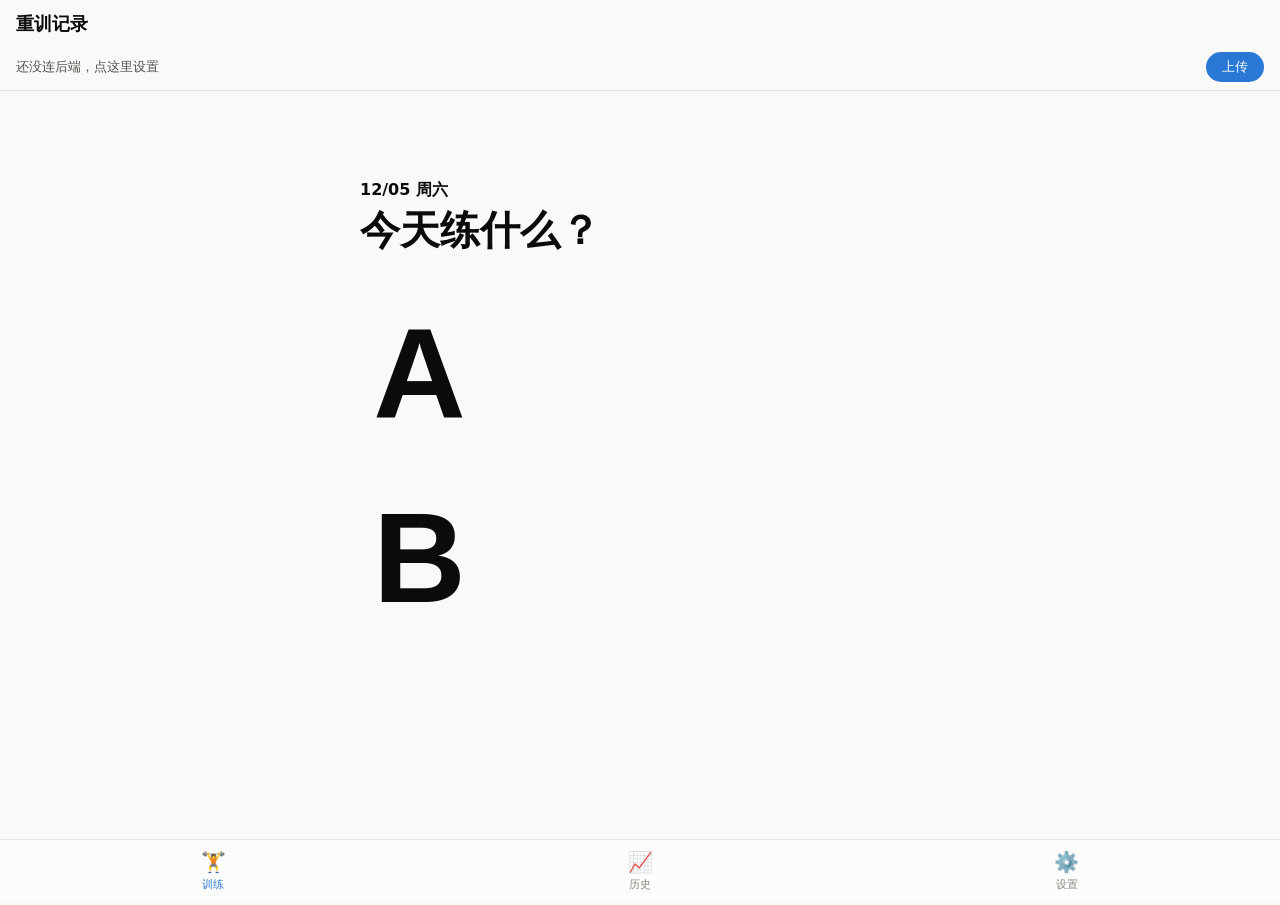
<file: index.html>
<!DOCTYPE html>
<html lang="zh-CN">
<head>
<meta charset="UTF-8">
<meta name="viewport" content="width=device-width, initial-scale=1, viewport-fit=cover">
<title>重训记录</title>
<meta name="theme-color" content="#1c5cab">
<meta name="mobile-web-app-capable" content="yes">
<meta name="apple-mobile-web-app-capable" content="yes">
<meta name="apple-mobile-web-app-status-bar-style" content="black-translucent">
<meta name="apple-mobile-web-app-title" content="重训记录">
<link rel="apple-touch-icon" href="icons/icon-180.png">
<link rel="manifest" href="manifest.json">
<link rel="stylesheet" href="style.css?v=15">
</head>
<body>

<div class="sticky-top">
  <header class="page-header">
    <h1 id="page-title">重训记录</h1>
  </header>
  <div class="save-bar" id="save-bar">
    <span id="save-status"></span>
    <button id="save-btn">上传</button>
  </div>
</div>

<div id="app-loading" class="app-loading">加载中…</div>

<main id="app-root" style="display:none;">

  <!-- 重训页 -->
  <section class="view" data-view="strength">
    <div class="split-switch" id="split-switch">
      <button data-split="A">A 训练计划</button>
      <button data-split="B">B 训练计划</button>
    </div>

    <!-- 训练模式：一屏只有当前这一组 -->
    <div id="strength-session">
      <div id="session-head"></div>
      <div class="progress-bar" id="session-progress"></div>
      <div id="session-body"></div>
    </div>

    <!-- 表单模式：补记和改错 -->
    <div id="strength-form" style="display:none;">
      <div class="hero-card">
        <div class="hero-label" id="s-hero-label">今日训练容量</div>
        <div class="hero-value" id="s-hero-value">0<span class="unit">kg·次</span></div>
        <div class="hero-sub">
          <span>动作 <b id="s-hero-moves">0</b></span>
          <span>组数 <b id="s-hero-sets">0</b></span>
          <span>总次数 <b id="s-hero-reps">0</b></span>
        </div>
      </div>
      <div id="exercise-cards"></div>
      <button class="pill wide primary" id="confirm-edit-btn" style="display:none;">确认修改</button>
      <button class="pill wide danger" id="delete-history-day-btn" style="display:none;">删除这一天的记录</button>
      <button class="pill wide" id="back-to-session-btn" style="display:none;">返回训练模式</button>
    </div>
  </section>

  <!-- 历史页 -->
  <section class="view" data-view="history">
    <div id="strength-history"></div>
  </section>

  <!-- 设置页 -->
  <section class="view" data-view="settings">
    <div class="settings-section">
      <h2>数据管理</h2>
      <button class="settings-btn" id="export-btn">导出备份（JSON）</button>
      <label class="settings-btn" style="display:block;text-align:center;cursor:pointer;">
        导入备份（JSON）
        <input type="file" id="import-input" accept="application/json" style="display:none;">
      </label>
      <button class="settings-btn danger" id="clear-btn">清空全部数据</button>
      <p class="settings-note">记录会先存在这台设备的浏览器本地，离线也能照常记录，长期不上传也不会丢（但清除浏览器数据会把本机记录一起清掉，长期离线期间千万别清）。点顶部的「上传」会把本机数据推送到 Google Sheet 云端，作为备份、也让其他设备能看到最新记录——攒多少天再传都可以。</p>
    </div>

    <div class="settings-section">
      <h2>训练项目</h2>
      <button class="settings-btn" id="open-catalog-btn">编辑训练项目（动作库）</button>
      <p class="settings-note">A/B 两套计划里各练什么、每个动作的重量/加减幅度/热身与正式组数，都在这里设置。</p>
    </div>

    <div class="settings-section">
      <h2>训练记录管理</h2>
      <button class="settings-btn" id="restart-plan-btn">重新选择今日计划</button>
      <p class="settings-note">今天已经记录的组不会动，只是重新弹一次 A/B 选择——用于今天想再练一轮的情况，选完新计划会接着练还没做完的部分。</p>
      <button class="settings-btn danger" id="restart-wipe-btn">清空今天的记录，重新开始</button>
      <p class="settings-note">今天记录的所有组都会被清空，回到「今天练什么」的选择页——用于记错了/误记了空记录，想整个重来。</p>
    </div>

    <div class="settings-section">
      <h2>后端连接</h2>
      <button class="settings-btn" id="reset-api-btn">重新设置后端地址/密码</button>
      <p class="settings-note">首次在新设备/新浏览器打开时会自动问一次后端地址和密码；如果输错了或者以后换了新的 Apps Script 部署，点这个按钮重新输入。</p>
    </div>

    <div class="settings-section">
      <h2>版本</h2>
      <button class="settings-btn" id="force-update-btn">强制更新到最新版</button>
      <p class="settings-note">这个 app 缓存在手机上，代码更新后有时要过一会儿才生效。感觉功能不对/改了没反应时，点这个按钮强制拉最新版，本机记录和后端设置都不会丢。</p>
    </div>
  </section>

</main>

<!-- 训练项目编辑页：点身体部位找动作，拖进 A / B 计划的空位里，
     位置就是训练顺序。 -->
<div id="catalog-page" class="detail-overlay" style="display:none;">
  <div class="detail-header">
    <button id="catalog-back" aria-label="返回">‹</button>
    <h2>训练项目</h2>
  </div>
  <div class="detail-body">
    <div class="builder-split-toggle" id="builder-split-toggle">
      <button class="pill split-toggle-btn active" data-split="A">A 计划</button>
      <button class="pill split-toggle-btn" data-split="B">B 计划</button>
    </div>

    <div class="muscle-picker" id="builder-picker">
      <div class="mp-figures">
        <svg id="bp-front" aria-label="正面选择"></svg>
        <svg id="bp-back" aria-label="背面选择"></svg>
      </div>
      <div class="mp-status" id="bp-status"></div>
    </div>

    <div class="builder-candidates" id="builder-candidates"></div>

    <div class="settings-note" id="builder-slots-label"></div>
    <div class="builder-slots" id="builder-slots"></div>

    <p class="settings-note">拖动作卡片到空位＝加进这套计划，位置就是训练时的先后顺序。点已经排好的卡片能改重量/组数/删除。</p>
  </div>
</div>

<!-- 提前结束训练的确认弹窗（在手机界面内，不用浏览器原生 confirm） -->
<div id="finish-confirm" class="rest-overlay" style="display:none;">
  <div class="finish-confirm-text" id="finish-confirm-text"></div>
  <button class="pill wide primary" id="finish-confirm-yes">确认结束</button>
  <button class="pill wide" id="finish-confirm-no">继续训练</button>
</div>

<!-- 清空今天记录的二次确认弹窗，跟「提前结束训练」同一套样式 -->
<div id="restart-confirm" class="rest-overlay" style="display:none;">
  <div class="finish-confirm-text">今天已经记录的组会被全部清空，且无法恢复，确定重新开始吗？</div>
  <button class="pill wide primary" id="restart-confirm-yes">确认清空</button>
  <button class="pill wide" id="restart-confirm-no">再想想</button>
</div>

<!-- 单个动作的详情设置页，从训练项目列表点进来 -->
<div id="exercise-detail" class="detail-overlay" style="display:none;">
  <div class="detail-header">
    <button id="detail-back" aria-label="返回">‹</button>
    <h2 id="detail-title"></h2>
  </div>
  <div id="detail-body" class="detail-body"></div>
</div>

<div class="toast" id="toast"></div>

<nav class="tab-bar">
  <button data-tab="strength" class="active"><span class="tab-icon">🏋️</span>训练</button>
  <button data-tab="history"><span class="tab-icon">📈</span>历史</button>
  <button data-tab="settings"><span class="tab-icon">⚙️</span>设置</button>
</nav>

<script src="app.js?v=15"></script>
<script src="muscle-data.js?v=15"></script>
<script src="strength.js?v=15"></script>
<script src="session.js?v=15"></script>
<script src="settings.js?v=15"></script>
</body>
</html>
</file>
<file: style.css>
:root {
  --surface-1: #fcfcfb;
  --page: #f9f9f7;
  --text-primary: #0b0b0b;
  --text-secondary: #52514e;
  --text-muted: #898781;
  --gridline: #e1e0d9;
  --baseline: #c3c2b7;
  --border: rgba(11, 11, 11, 0.10);

  --series-blue: #2a78d6;
  --series-blue-wash: rgba(42, 120, 214, 0.10);
  --series-red: #e34948;
  --series-red-wash: rgba(227, 73, 72, 0.10);
  --series-aqua: #1baf7a;
  --series-aqua-wash: rgba(27, 175, 122, 0.10);
  --series-yellow: #eda100;
  --series-green: #4c9a41;

  --good: #006300;
  --critical: #d03b3b;

  --radius: 14px;
}

@media (prefers-color-scheme: dark) {
  :root {
    --surface-1: #1a1a19;
    --page: #0d0d0d;
    --text-primary: #ffffff;
    --text-secondary: #c3c2b7;
    --text-muted: #898781;
    --gridline: #2c2c2a;
    --baseline: #383835;
    --border: rgba(255, 255, 255, 0.10);

    --series-blue: #3987e5;
    --series-blue-wash: rgba(57, 135, 229, 0.14);
    --series-red: #e66767;
    --series-red-wash: rgba(230, 103, 103, 0.14);
    --series-aqua: #199e70;
    --series-aqua-wash: rgba(25, 158, 112, 0.14);
    --series-yellow: #c98500;
    --series-green: #6ab85c;

    --good: #0ca30c;
    --critical: #ec835a;
  }
}

* { box-sizing: border-box; }

html, body {
  margin: 0;
  padding: 0;
  background: var(--page);
  color: var(--text-primary);
  font-family: system-ui, -apple-system, "Segoe UI", sans-serif;
  -webkit-tap-highlight-color: transparent;
  overflow-x: hidden;
  max-width: 100vw;
}

body {
  padding-bottom: calc(64px + env(safe-area-inset-bottom));
  min-height: 100vh;
  /* iOS Safari 地址栏收放时 100vh 是"收起后"那个更大的静态值，
     地址栏还没收起时页面实际可见区域比它矮，会多出一截能滑的空白。
     100dvh 才是跟着地址栏实时变化的真实高度。 */
  min-height: 100dvh;
}

.sticky-top {
  position: sticky;
  top: 0;
  z-index: 5;
  background: var(--page);
}

.page-header {
  padding: calc(12px + env(safe-area-inset-top)) 16px 8px;
}

.page-header h1 {
  font-size: 18px;
  margin: 0;
  font-weight: 600;
}

/* ---- save bar ---- */
.save-bar {
  display: flex;
  align-items: center;
  justify-content: space-between;
  gap: 10px;
  padding: 8px 16px;
  background: var(--page);
  border-bottom: 1px solid var(--border);
  font-size: 13px;
  color: var(--text-secondary);
}
/* 「积压未上传」是常态而不是事故——本地优先的设计里记录本来就先落在本机，
   所以用平静的次要色，不用红色制造焦虑。红色只留给真正的上传失败。 */
.save-bar[data-mode="dirty"] #save-status { color: var(--text-secondary); }
.save-bar[data-mode="saving"] #save-status { color: var(--text-secondary); }
.save-bar[data-mode="saved"] #save-status,
.save-bar[data-mode="synced"] #save-status { color: var(--good); }
.save-bar[data-mode="local"] #save-status { color: var(--text-secondary); }
.save-bar[data-mode="error"] #save-status { color: var(--critical); font-weight: 600; }
.save-bar button {
  border: none;
  background: var(--series-blue);
  color: white;
  border-radius: 999px;
  padding: 6px 16px;
  font-size: 13px;
  font-weight: 500;
  flex: none;
}

.app-loading {
  padding: 40px 16px;
  text-align: center;
  color: var(--text-muted);
  font-size: 14px;
}

main {
  padding: 16px;
  max-width: 640px;
  margin: 0 auto;
}

.view { display: none; }
.view.active { display: block; }


/* ---- hero stat tile ---- */
.hero-card {
  background: var(--surface-1);
  border: 1px solid var(--border);
  border-radius: var(--radius);
  padding: 20px;
  margin-bottom: 16px;
  text-align: center;
}
.hero-label {
  font-size: 13px;
  color: var(--text-secondary);
  margin-bottom: 6px;
}
.hero-value {
  font-size: 44px;
  font-weight: 600;
  line-height: 1.1;
}
.hero-value .unit { font-size: 18px; font-weight: 500; margin-left: 4px; color: var(--text-secondary); }
.hero-value.good { color: var(--good); }
.hero-value.critical { color: var(--critical); }
.hero-sub {
  margin-top: 10px;
  font-size: 13px;
  color: var(--text-secondary);
  display: flex;
  justify-content: center;
  gap: 14px;
  flex-wrap: wrap;
}
.hero-sub b { color: var(--text-primary); font-variant-numeric: tabular-nums; }


/* ---- kpi row ---- */
.kpi-row {
  display: grid;
  grid-template-columns: repeat(3, 1fr);
  gap: 10px;
  margin-bottom: 16px;
}
.kpi-tile {
  background: var(--surface-1);
  border: 1px solid var(--border);
  border-radius: var(--radius);
  padding: 12px;
  text-align: center;
}
.kpi-tile .kpi-label { font-size: 11px; color: var(--text-secondary); margin-bottom: 4px; }
.kpi-tile .kpi-value { font-size: 20px; font-weight: 600; font-variant-numeric: tabular-nums; }
.kpi-tile .kpi-value.good { color: var(--good); }
.kpi-tile .kpi-value.critical { color: var(--critical); }


/* ---- settings ---- */
.settings-section {
  background: var(--surface-1);
  border: 1px solid var(--border);
  border-radius: var(--radius);
  padding: 16px;
  margin-bottom: 14px;
}
.settings-section h2 {
  font-size: 14px;
  margin: 0 0 12px;
  color: var(--text-secondary);
  font-weight: 600;
}

.settings-btn {
  display: block;
  width: 100%;
  border: 1px solid var(--border);
  background: var(--page);
  color: var(--text-primary);
  border-radius: 10px;
  padding: 10px;
  font-size: 14px;
  margin-bottom: 8px;
}
.settings-btn.danger { color: var(--critical); border-color: var(--critical); }
.settings-btn.primary { color: var(--series-blue); border-color: var(--series-blue); font-weight: 600; }
.settings-note { font-size: 12px; color: var(--text-muted); line-height: 1.6; }


/* ---- toast ---- */
.toast {
  position: fixed;
  bottom: calc(76px + env(safe-area-inset-bottom));
  left: 50%;
  transform: translateX(-50%);
  background: var(--text-primary);
  color: var(--page);
  padding: 8px 16px;
  border-radius: 999px;
  font-size: 13px;
  opacity: 0;
  pointer-events: none;
  transition: opacity 0.2s, transform 0.2s;
  z-index: 20;
}
.toast.show { opacity: 1; transform: translateX(-50%) translateY(-4px); }


/* ---- bottom nav ---- */
.tab-bar {
  position: fixed;
  bottom: 0;
  left: 0;
  right: 0;
  display: flex;
  background: var(--surface-1);
  border-top: 1px solid var(--border);
  padding-bottom: env(safe-area-inset-bottom);
  z-index: 10;
}
.tab-bar button {
  flex: 1;
  border: none;
  background: none;
  padding: 10px 4px 8px;
  font-size: 11px;
  color: var(--text-muted);
  display: flex;
  flex-direction: column;
  align-items: center;
  gap: 3px;
}
.tab-bar button .tab-icon { font-size: 20px; }
.tab-bar button.active { color: var(--series-blue); }
.tab-bar button[disabled] { opacity: 0.4; }


/* ---- 重训页 ---- */
/* A / B 训练计划切换，沿用历史页 .range-row 的胶囊按钮语言 */
.split-switch {
  display: flex;
  gap: 8px;
  margin-bottom: 12px;
}
.split-switch button {
  flex: 1;
  border: 1px solid var(--border);
  background: var(--surface-1);
  color: var(--text-secondary);
  border-radius: 999px;
  padding: 9px 0;
  font-size: 14px;
  font-weight: 500;
}
.split-switch button.active {
  background: var(--series-blue);
  border-color: var(--series-blue);
  color: #fff;
}

.exercise-card {
  background: var(--surface-1);
  border: 1px solid var(--border);
  border-radius: var(--radius);
  padding: 14px;
  margin-bottom: 12px;
}
.exercise-head {
  display: flex;
  align-items: baseline;
  gap: 8px;
}
/* name 吃掉多余宽度，把编辑图标和统计文案一起挤到右边 —— 不用 space-between，
   否则三个元素会被匀开而不是名字靠左、其余靠右 */
.exercise-head .exercise-name {
  flex: 1;
  min-width: 0;
  overflow: hidden;
  text-overflow: ellipsis;
  white-space: nowrap;
  font-size: 15px;
  font-weight: 600;
}
.exercise-edit-btn {
  flex: none;
  width: 22px;
  height: 22px;
  border: none;
  background: none;
  color: var(--text-muted);
  font-size: 14px;
  line-height: 1;
  padding: 0;
}
.exercise-head .exercise-summary {
  flex: none;
  font-size: 13px;
  color: var(--text-secondary);
  font-variant-numeric: tabular-nums;
  white-space: nowrap;
}

.last-session {
  margin-top: 3px;
  font-size: 12px;
  color: var(--series-blue);
  font-variant-numeric: tabular-nums;
}
.last-session.muted { color: var(--text-muted); }

/* margin-bottom 给最后一行的算式预览徽标留出空间，不然会贴着补记那一行 */
.set-list { margin-top: 8px; margin-bottom: 6px; }

/* ---- 滑动删除：靠原生横向滚动 + scroll-snap 实现，不用手写 touch 手势——
   跟纵向翻页天然不会打架，松手自动吸附，比手动算 dx/dy 稳得多。
   套两处：动作卡片里的每一组（.set-row）、历史页的每一天（.h-day）。
   结构固定：外层 .swipe-row 负责滚动，.swipe-track 横排 [内容][删除按钮]，
   内容 scroll-snap-align:start、删除按钮 scroll-snap-align:end。 ---- */
.swipe-row {
  overflow-x: auto;
  /* CSS 规定 overflow-x/overflow-y 只要有一个不是 visible，另一个就会被
     强制变成 auto——写 visible 也没用，索性老实写 hidden。.calc-preview
     改成叠在输入框内部（见那条规则的注释），不再依赖这里能溢出显示。 */
  overflow-y: hidden;
  scroll-snap-type: x mandatory;
  -webkit-overflow-scrolling: touch;
  scrollbar-width: none;
}
.swipe-row::-webkit-scrollbar { display: none; }
.swipe-track { display: flex; min-width: 100%; }
.swipe-content { flex: none; width: 100%; min-width: 0; scroll-snap-align: start; }
.swipe-delete-btn {
  flex: none;
  width: 64px;
  scroll-snap-align: end;
  border: none;
  background: var(--critical);
  color: #fff;
  font-size: 13px;
  font-weight: 600;
}

.set-row { border-bottom: 1px solid var(--gridline); font-size: 14px; }
.set-row:last-of-type { border-bottom: none; }
.set-row .swipe-content { display: flex; align-items: center; gap: 8px; padding: 7px 0; }
.set-row .set-idx {
  flex: none;
  width: 18px;
  color: var(--text-muted);
  font-size: 12px;
  font-variant-numeric: tabular-nums;
}
.set-row .set-bodyweight-label {
  color: var(--text-primary);
  font-variant-numeric: tabular-nums;
  min-width: 44px;
}
.set-row .set-unit-hint { flex: none; margin-left: -2px; font-size: 11px; color: var(--text-muted); }
/* 算式预览是个悬浮小徽标，绝对定位在输入框正下方，不占行内任何空间——
   一开始让它跟输入框一起挤在 flex 行里，结果框被挤到只剩几像素宽，
   改成 absolute 就不会动到旁边任何东西的宽度。.calc-field 是唯一
   需要 position:relative 的锚点。 */
/* 特意不用 display:flex：套在外层 flex 行里的 flex 容器会让内部 width:100%
   算不准（跟外层的份额分配互相绕），改用最简单的 block + width:100%，
   外层份额（flex:1.2 等）分给 .calc-field 自己，内部输入框就稳稳填满它。 */
.calc-field { position: relative; display: block; }
.calc-field input { display: block; width: 100%; min-width: 0; }
/* 贴在输入框右侧内部，不放到框外——.set-row 那边的 .swipe-row 因为要
   横向滚动必须 overflow-x:auto，而 CSS 规则规定 overflow-x/overflow-y
   只要有一个不是 visible，另一个就会被强制变成 auto（不会真的停在
   visible），框外任何绝对定位的东西都会被这层裁掉。放在框内部就不受
   这个限制——牺牲一点点跟已输入数字重叠的风险，换来稳定不被裁切。 */
.calc-preview {
  display: none;
  position: absolute;
  right: 4px;
  top: 50%;
  transform: translateY(-50%);
  font-size: 10px;
  font-weight: 600;
  color: #fff;
  background: var(--series-blue);
  padding: 1px 5px;
  border-radius: 4px;
  white-space: nowrap;
  z-index: 6;
  pointer-events: none;
}
.calc-preview.show { display: inline-block; }
.set-row .set-x { color: var(--text-muted); font-size: 12px; }
/* 重量/次数是看得出来的输入框，不是贴着文字下面一道细线——之前那种
   「不聚焦时像纯文字」的设计反而让人不敢点，也不好点中。跟弹窗里
   .detail-field 那批输入框同一套边框/底色语言，只是尺寸缩小到塞得进
   这一行。 */
.set-row .set-edit-weight,
.set-row .set-edit-reps,
.set-row .set-edit-reps-l,
.set-row .set-edit-reps-r {
  color: var(--text-primary);
  font-variant-numeric: tabular-nums;
  border: 1px solid var(--border);
  background: var(--page);
  border-radius: 8px;
  font: inherit;
  font-size: 15px;
  padding: 5px 6px;
  text-align: center;
}
.set-row .calc-field { flex: none; min-width: 50px; }
.set-row .set-edit-reps { flex: 1; min-width: 0; }
.set-row .set-edit-weight:focus,
.set-row .set-edit-reps:focus,
.set-row .set-edit-reps-l:focus,
.set-row .set-edit-reps-r:focus {
  outline: none;
  border-color: var(--series-blue);
}
/* 左右分计：左右各一个独立小框，不是一个框里塞「8/6」——用户老是猜不出
   那种格式，干脆做成看得出来的两个框，跟历史页显示的「8/6」用同一个
   斜杠分隔，一眼对得上。 */
.set-reps-side-group { display: flex; align-items: center; flex: 1; min-width: 0; gap: 4px; }
.set-reps-side-sep { flex: none; color: var(--text-muted); font-size: 12px; }
.set-row .set-edit-reps-l,
.set-row .set-edit-reps-r { flex: 1; min-width: 0; width: 0; }
.set-row .set-tag { flex: none; font-size: 12px; }
.set-empty {
  padding: 7px 0;
  font-size: 13px;
  color: var(--text-muted);
}

/* 这条基础规则原来在拆分 style.css 时漏掉了（跟摄入模块共用的 .add-row，
   当时归到「摄入专属」一起删掉，但重训这边其实也在用）：没有它，底下这些
   flex:1.2/flex:1 全是空炮——父级不是 flex 容器，flex 属性根本不生效，
   靠的是输入框默认宽度凑巧还看得过去，一旦内容稍微变化（比如加个算式
   预览）布局就直接散架。 */
.add-row {
  display: flex;
  flex-wrap: wrap;
  gap: 6px;
  margin-top: 8px;
}
/* 补记这一行的重量/次数框也要看得出来是能打字的框，跟已记录的组
   同一套边框/底色语言，不能靠浏览器默认样式（在有的手机上几乎看不出
   边框，会被当成纯文字看不出能点） */
.add-row .set-weight,
.add-row .set-reps,
.add-row .set-reps-side-group input {
  border: 1px solid var(--border);
  background: var(--page);
  border-radius: 8px;
  padding: 8px 6px;
  font-size: 15px;
  color: var(--text-primary);
  text-align: center;
}
.add-row .set-weight:focus,
.add-row .set-reps:focus,
.add-row .set-reps-side-group input:focus {
  outline: none;
  border-color: var(--series-blue);
}
.add-row .calc-field { flex: 1.2; min-width: 0; }
.add-row .calc-field .set-weight { min-width: 0; width: 100%; }
.add-row .set-reps { flex: 1; min-width: 0; width: 0; }
.add-row .set-reps-side-group { flex: 1.4; min-width: 0; }
.add-row .set-reps-side-group input { flex: 1; min-width: 0; width: 0; }
.add-row .set-bodyweight {
  flex: 1.2;
  display: flex;
  align-items: center;
  padding-left: 4px;
  font-size: 13px;
  color: var(--text-muted);
}
.add-row .tag-toggle {
  --tag-color: var(--series-blue);
  flex: none;
  border: 1px solid var(--border);
  background: var(--page);
  color: var(--tag-color);
  border-radius: 8px;
  padding: 0 10px;
  font-size: 13px;
  font-weight: 500;
  white-space: nowrap;
}
.add-row .set-add {
  flex: none;
  border: none;
  background: var(--series-blue);
  color: white;
  border-radius: 8px;
  width: 36px;
  font-size: 18px;
  font-weight: 500;
}
.add-row .cardio-min { flex: 1; min-width: 0; width: 0; }
.add-row .cardio-save {
  flex: none;
  border: none;
  background: var(--series-blue);
  color: white;
  border-radius: 8px;
  padding: 0 16px;
  font-size: 14px;
  font-weight: 500;
}

.empty-hint {
  background: var(--surface-1);
  border: 1px solid var(--border);
  border-radius: var(--radius);
  padding: 20px 16px;
  text-align: center;
  color: var(--text-secondary);
  font-size: 14px;
  line-height: 1.7;
}
.empty-hint p { margin: 0; }
.empty-hint p + p { margin-top: 6px; color: var(--text-muted); font-size: 13px; }

/* ---- 动作详情页（全屏覆盖层）---- */
.detail-overlay {
  position: fixed;
  inset: 0;
  z-index: 50;
  background: var(--page);
  overflow-y: auto;
  padding-bottom: 40px;
}
.detail-header {
  position: sticky;
  top: 0;
  display: flex;
  align-items: center;
  gap: 4px;
  padding: 12px 12px 10px;
  padding-top: max(12px, env(safe-area-inset-top));
  background: var(--page);
  border-bottom: 1px solid var(--border);
}
.detail-header button {
  flex: none;
  border: none;
  background: none;
  color: var(--series-blue);
  font-size: 28px;
  line-height: 1;
  padding: 0 8px 0 0;
}
.detail-header h2 {
  flex: 1;
  min-width: 0;
  margin: 0;
  font-size: 17px;
  font-weight: 600;
  overflow: hidden;
  text-overflow: ellipsis;
  white-space: nowrap;
}
.detail-header .detail-edit-btn {
  flex: none;
  border: none;
  background: none;
  color: var(--series-blue);
  font-size: 14px;
  font-weight: 600;
  padding: 6px 4px;
}
.detail-body { padding: 6px 16px; }

.detail-field { margin-bottom: 20px; }
.detail-field > label {
  display: block;
  margin-bottom: 7px;
  font-size: 13px;
  font-weight: 600;
  color: var(--text-secondary);
}
.detail-field > input,
.detail-field > select {
  width: 100%;
  border: 1px solid var(--border);
  background: var(--surface-1);
  border-radius: 10px;
  padding: 11px 12px;
  font-size: 16px; /* 低于16px时iOS Safari聚焦会自动放大整页 */
  color: var(--text-primary);
}
.detail-hint {
  margin: 6px 0 0;
  font-size: 12px;
  line-height: 1.6;
  color: var(--text-muted);
}

.pill-row {
  display: flex;
  flex-wrap: wrap;
  gap: 6px;
}
.pill {
  flex: 1 1 auto;
  border: 1px solid var(--border);
  background: var(--surface-1);
  color: var(--text-secondary);
  border-radius: 999px;
  padding: 9px 12px;
  font-size: 13px;
  font-weight: 500;
  white-space: nowrap;
}
.pill.active {
  background: var(--series-blue);
  border-color: var(--series-blue);
  color: #fff;
}
.pill.danger { color: var(--critical); border-color: var(--critical); }

.detail-danger {
  margin-top: 34px;
  padding-top: 18px;
  border-top: 1px solid var(--gridline);
}
.detail-danger .settings-btn[disabled] { opacity: 0.35; }

/* 「练哪个部位」快速选择器（muscle-data.js 生成内容）。坐标系很小，用
   non-scaling-stroke 让线宽不随 viewBox 缩放。 */
.muscle-picker { display: flex; flex-direction: column; align-items: center; gap: 10px; }
.mp-figures { display: flex; gap: 18px; justify-content: center; }
.mp-figures svg { height: 150px; width: auto; max-width: 100%; display: block; touch-action: manipulation; }
.mp-region {
  cursor: pointer; fill-opacity: 0; stroke: var(--baseline);
  stroke-width: 1; vector-effect: non-scaling-stroke; stroke-linejoin: round;
  transition: fill-opacity 160ms ease, stroke 160ms ease, opacity 160ms ease;
}
.mp-region:hover { fill-opacity: 0.28; }
.mp-region.is-active { fill-opacity: 0.4; stroke-width: 1.6; }
.mp-region.is-dimmed { opacity: 0.3; }
.mp-region:focus-visible { outline: 2px solid var(--series-blue); outline-offset: 1px; }
.mp-neutral { fill: var(--gridline); stroke: var(--baseline); stroke-width: 1; vector-effect: non-scaling-stroke; stroke-linejoin: round; pointer-events: none; }
.mp-status { font-size: 13px; color: var(--text-secondary); display: flex; align-items: center; gap: 6px; }
.mp-dot { width: 10px; height: 10px; border-radius: 50%; flex: none; }

/* ---- 建计划页：点身体图选部位 → 候选卡片 → 拖进 A/B 计划的空位 ---- */
.builder-split-toggle { display: flex; gap: 8px; margin: 4px 0 16px; }
.split-toggle-btn { flex: 1; }

.builder-candidates { margin-top: 16px; }
.builder-card-grid {
  display: grid;
  grid-template-columns: repeat(auto-fill, minmax(120px, 1fr));
  gap: 8px;
  margin-bottom: 10px;
}
.builder-card {
  border: 1px solid var(--border);
  background: var(--surface-1);
  border-radius: 10px;
  padding: 10px 12px;
  touch-action: none; /* 卡片本身要接管拖拽手势，不能被浏览器当成滚动 */
  cursor: grab;
  user-select: none;
  -webkit-user-select: none;
}
.builder-card-name { display: block; font-size: 14px; font-weight: 600; color: var(--text-primary); }
.builder-card-sub { display: block; margin-top: 2px; font-size: 11px; color: var(--text-muted); }
.builder-card.is-added { opacity: 0.4; cursor: default; }
.builder-card.dragging-source { opacity: 0.3; }
.builder-card:focus-visible { outline: 2px solid var(--series-blue); outline-offset: 1px; }

.builder-custom-add { display: flex; gap: 6px; margin-top: 4px; }
.builder-custom-add input {
  flex: 1;
  min-width: 0;
  border: 1px solid var(--border);
  background: var(--page);
  border-radius: 8px;
  padding: 8px 10px;
  font-size: 16px; /* 低于16px时iOS Safari聚焦会自动放大整页 */
  color: var(--text-primary);
}
.builder-custom-add button {
  flex: none;
  border: none;
  background: var(--series-blue);
  color: #fff;
  border-radius: 8px;
  padding: 8px 14px;
  font-size: 13px;
  font-weight: 600;
}

.builder-slots {
  display: grid;
  grid-template-columns: repeat(auto-fill, minmax(130px, 1fr));
  gap: 8px;
  margin-top: 6px;
}
.builder-slot {
  position: relative;
  border-radius: 10px;
  padding: 10px 12px 10px 30px;
  min-height: 48px;
  display: flex;
  flex-direction: column;
  justify-content: center;
}
.builder-slot-num {
  position: absolute;
  left: 10px;
  top: 10px;
  font-size: 11px;
  font-weight: 700;
  color: var(--text-muted);
  font-variant-numeric: tabular-nums;
}
.slot-empty {
  border: 1px dashed var(--border);
  background: none;
}
.slot-empty .builder-slot-placeholder { font-size: 13px; color: var(--text-muted); }
.slot-filled {
  border: 1px solid var(--border);
  border-left: 4px solid var(--c, var(--series-blue));
  background: var(--surface-1);
  cursor: pointer;
}
.builder-slot-name { font-size: 14px; font-weight: 600; color: var(--text-primary); }
.builder-slot-sub { margin-top: 1px; font-size: 11px; color: var(--text-muted); font-variant-numeric: tabular-nums; }
.builder-slot.drop-target {
  border-color: var(--series-blue);
  background: var(--series-blue-wash);
}

/* 拖动时跟着手指走的卡片影子——固定定位、居中在指尖下方、不接收事件 */
.builder-drag-ghost {
  position: fixed;
  z-index: 60;
  pointer-events: none;
  transform: translate(-50%, -50%) scale(1.04);
  box-shadow: 0 8px 20px rgba(0, 0, 0, 0.18);
  opacity: 0.95;
}

/* ---- 全屏训练页 ---- */
/* 顶部进度条：每个动作一段，各有各的颜色，段与段之间的空隙就是动作间的长休息 */
.progress-bar {
  display: flex;
  flex: none;
  gap: 13px;
  height: 11px;
  /* 通栏；位置在 6 行网格第 1 行的底部（y117），离头部远、离滚轮块近 */
  margin: 22px -15px 20px;
}
.progress-bar:empty { display: none; }
.prog-seg {
  flex: 1;
  position: relative;
  background: var(--gridline);
  border-radius: 3px;
}
/* 没做完的段可以点——直接跳过去先做它，取代原来单独的"调整顺序"页。
   加一圈透明的高度撑开点击热区（细长条本来就不好点中），视觉上不占地方。 */
.prog-seg.prog-clickable {
  cursor: pointer;
}
.prog-seg.prog-clickable::after {
  content: '';
  position: absolute;
  left: 0;
  right: 0;
  top: -10px;
  bottom: -10px;
}
.prog-seg.prog-clickable:active .prog-fill {
  opacity: 0.7;
}
.prog-fill {
  height: 100%;
  border-radius: 3px;
  transition: width 0.25s ease;
}

/* 训练页整屏不滚动：把它撑满可用高度，让滚轮吃掉剩余空间，
   其余元素定高。这样任何屏幕尺寸下都不会出现滚动条，
   而不是靠算死数字去碰运气。训练中手上有汗还在喘，
   需要滚动才能够到按钮是很糟的设计。 */
.view[data-view="strength"] {
  min-height: 0;
  /* Figma 内容边距 40px：main 自带 16，这里补足 */
  padding-left: 24px;
  padding-right: 24px;
}
/* 高度由 fitSessionHeight() 实测后写在 style.height 上。
   这里的 100dvh 只是 JS 还没跑之前的兜底，避免闪一下。
   （dvh 会随 iOS 地址栏收放而变，比 vh 准。） */
#strength-session {
  display: flex;
  flex-direction: column;
  height: calc(100dvh - 280px);
  min-height: 360px;
  /* 不能 hidden：进度条要用负 margin 伸到 25px 外框，
     hidden 会把伸出去的部分裁掉（上一版头部显示不全就是这个原因）。
     页面级的溢出由外层 phone-screen 兜底。 */
  overflow: visible;
}
#session-body {
  flex: 1;
  min-height: 0;
  display: flex;
  flex-direction: column;
}

/* 名称可能很长（保加利亚单腿蹲），挤在一行会把按钮顶歪，所以两行：
   名称一行（可换行），下面一行放所有操作按钮。按钮已经涨到 5 个
   （要点/编辑/调顺序/少一组/撤销），一行排不下就用 flex-wrap 换行，
   不再给每个按钮单独占一整行——那样在严格的不滚动布局里太吃竖直空间。 */
.name-block {
  display: flex;
  flex-direction: column;
  align-items: flex-start;
  gap: 4px;
}
.session-exercise-name {
  font-size: 32px;
  font-weight: 600;
  line-height: 1.2;
}
.cue-actions {
  display: flex;
  flex-wrap: wrap;
  align-items: center;
  gap: 6px 16px;
}
.cue-btn {
  border: none;
  background: none;
  color: var(--text-muted);
  font-size: 17px;
  font-weight: 600;
  padding: 0;
  white-space: nowrap;
}
.cue-arrow { font-size: 13px; }

/* 上次记录：日期在左、每组次数的圆点在右。不写「上次」，看日期就懂。 */
.prev-row {
  display: flex;
  align-items: center;
  justify-content: space-between;
  gap: 10px;
  min-height: 24px;
}
.prev-date {
  font-size: 16px;
  font-weight: 600;
  font-variant-numeric: tabular-nums;
}
.prev-dots { display: flex; gap: 9px; }
.pdot {
  width: 18px;
  height: 18px;
  border-radius: 50%;
  display: flex;
  align-items: center;
  justify-content: center;
  font-size: 12px;
  font-weight: 700;
  color: #fff;
  font-variant-numeric: tabular-nums;
  flex: none;
}
.prev-empty {
  font-size: 13px;
  color: var(--text-muted);
}
.warm-badge {
  margin-left: 8px;
  padding: 2px 8px;
  border-radius: 999px;
  background: var(--series-blue-wash);
  color: var(--series-blue);
  font-size: 12px;
  font-weight: 500;
  vertical-align: middle;
}
/* 左右分计：提示现在记的是哪一侧，跟热身徽标同一套语言，换个颜色区分 */
.side-badge {
  margin-left: 8px;
  padding: 2px 8px;
  border-radius: 999px;
  background: var(--series-aqua-wash);
  color: var(--series-aqua);
  font-size: 12px;
  font-weight: 500;
  vertical-align: middle;
}
/* 次数滚轮：原生滚动 + scroll-snap，惯性手感交给系统。
   flex:1 让它吃掉这一屏剩下的所有空间——屏幕大就大，屏幕小就小，永远不溢出。 */
/* 上半区（滚轮 + 今日圆点）吃掉剩余空间，下半区固定 */
.wheel-zone {
  flex: 1;
  min-height: 0;
  display: flex;
  flex-direction: column;
}
.info-zone {
  flex: none;
  display: flex;
  flex-direction: column;
  gap: 10px;
  padding-top: 10px;
}
/* 区块内布局：滚轮在上部，圆点行钉底，休息按钮锚定区块右下（Figma 坐标） */
.wheel-zone { position: relative; }
.session-main {
  display: flex;
  justify-content: center;
  flex: 1;
  min-height: 160px;
  max-height: 300px;
}
/* 次数计数器：按住蓄力跳字、下滑退一格，不再是横向滚轮
   （见 session.js 的 initRepsCounter/adjustReps）。 */
.reps-counter {
  position: relative;
  width: 100%;
  height: 225px;
  align-self: center;
  display: flex;
  flex-direction: column;
  align-items: center;
  justify-content: center;
  gap: 6px;
  touch-action: none; /* 手势全部自己接管，别让浏览器抢去当滚动/缩放 */
  user-select: none;
  -webkit-user-select: none;
  -webkit-touch-callout: none;
  cursor: pointer;
}
/* 蓄力圈：按住时从中心慢慢撑开一个圆，撑满的时刻正好是开始跳字那一刻
   （transition 时长跟 session.js 的 HOLD_DELAY_MS 对齐，改一个记得改另一个） */
.reps-counter::before {
  content: '';
  position: absolute;
  width: 210px;
  height: 210px;
  border-radius: 50%;
  background: var(--series-blue-wash);
  transform: scale(0);
  opacity: 0;
  pointer-events: none;
}
.reps-counter.charging::before {
  transform: scale(1);
  opacity: 1;
  transition: transform 220ms ease-out, opacity 220ms ease-out;
}
.reps-counter-value {
  position: relative;
  z-index: 1;
  font-size: 188px;
  font-weight: 800;
  color: var(--text-primary);
  font-variant-numeric: tabular-nums;
  line-height: 1;
}
/* 数字变化配一下跳动的动效——只是换数字不够有"记录的快感"。动效时长
   比 session.js 的 HOLD_REPEAT_MS（240ms）短一截，留出「跳完停一下」
   的空隙，连续按住时才是一顿一顿地跳，不是糊成一团。 */
@keyframes reps-bump-up {
  0% { transform: scale(1); }
  40% { transform: scale(1.2); }
  100% { transform: scale(1); }
}
@keyframes reps-bump-down {
  0% { transform: scale(1); }
  40% { transform: scale(0.85); }
  100% { transform: scale(1); }
}
.reps-counter-value.bump-up { animation: reps-bump-up 0.14s ease-out; }
.reps-counter-value.bump-down { animation: reps-bump-down 0.14s ease-out; }

.rest-buttons {
  position: absolute;
  right: 2px;
  bottom: 51px;
  display: flex;
  flex-direction: row;
  gap: 16px;
  z-index: 2;
}
.round-btn {
  width: 48px;
  height: 48px;
  border-radius: 50%;
  border: none;
  background: var(--gridline);
  color: var(--text-primary);
  font-size: 14px;
  font-weight: 700;
  font-variant-numeric: tabular-nums;
}
/* 「调整休息」：暂停图标（两根竖条），不用文字 */
.round-btn.pause { color: var(--text-secondary); }
.pause-glyph {
  display: inline-flex;
  gap: 4px;
  vertical-align: middle;
}
.pause-glyph::before,
.pause-glyph::after {
  content: '';
  width: 4px;
  height: 15px;
  border-radius: 2px;
  background: currentColor;
}
.round-btn.primary {
  background: var(--series-blue);
  color: #fff;
  display: flex;
  flex-direction: column;
  align-items: center;
  justify-content: center;
  gap: 1px;
  line-height: 1;
} /* 训练中被内联动作色覆盖；主标签固定显示「完成」，休息秒数降级成小字副标题 */
.round-btn.primary .confirm-main { font-size: 13px; font-weight: 700; }
.round-btn.primary .confirm-sub { font-size: 8px; font-weight: 400; opacity: 0.85; }
.round-btn.small { width: 31px; height: 31px; font-size: 22px; font-weight: 400; }
.round-btn[disabled] { opacity: 0.3; }

/* 圆点行：这个动作的各组。热身组和正式组颜色不一样。
   已做完 = 满色 + 次数；正在做 = 同样的颜色但不显示数字，靠一圈描边标出位置；
   还没做 = 灰色小点，只有 1/3 大小。 */
.set-dots {
  display: flex;
  align-items: center;
  justify-content: center;
  gap: 10px;
  height: 30px;
  margin-top: auto;
  margin-bottom: 5px;
  flex: none;
}
.set-dot {
  width: 30px;
  height: 30px;
  border-radius: 50%;
  display: flex;
  align-items: center;
  justify-content: center;
  font-size: 14px;
  font-weight: 700;
  color: #fff;
  font-variant-numeric: tabular-nums;
  flex: none;
}
/* 没做的组（含正在做的）：13px 小灰点 —— 当前在哪一组，看滚轮就知道 */
.set-dot.pending {
  width: 13px;
  height: 13px;
  background: var(--baseline);
}
/* 左右分计的圆点显示「8/6」，比单个数字长，字号缩小才塞得进 30px 的圆 */
.set-dot.set-dot-split { font-size: 10px; }

.weight-row {
  display: flex;
  align-items: center;
  justify-content: center;
  gap: 12px;
  flex: none;
  margin-top: 10px;
}
.weight-value {
  flex: 0 0 auto;
  width: 127px;
  text-align: center;
  background: var(--gridline);
  border-radius: 7px;
  padding: 2px 8px;
  font-size: 24px;
  font-weight: 400;
  font-variant-numeric: tabular-nums;
}

/* 底部两个次要按钮并排一行：竖着放会多吃掉一整行高度，
   而这一屏必须装得下，不能出滚动条。 */
/* 底部两个次要按钮并排一行。flex:none + margin-top:auto —— 
   永远贴在最下面，且绝不被压缩掉。之前它们被滚轮挤出了屏幕。 */
.session-footer {
  display: flex;
  gap: 8px;
  margin-top: auto;
  padding-top: 12px;
  flex: none;
}
.edit-plan-btn {
  flex: 1;
  min-width: 0;
  padding: 11px 6px;
  border-radius: 11px;
  font-size: 13px;
  white-space: nowrap;
}
/* 提前结束：居中的灰色小按钮，低调，别和「确认这一组」抢注意力 */
.finish-btn {
  align-self: center;
  min-width: 121px;
  height: 37px;
  padding: 2px 14px;
  border: none;
  border-radius: 7px;
  background: var(--gridline);
  color: var(--text-primary);
  font-size: 24px;
  font-weight: 400;
}
/* 力量动作的「提前结束」不用整块按钮那么显眼——常驻挂在信息区最下面，
   小字加下划线，看得到但不会跟「确认这一组」抢注意力，也不会误触 */
.finish-btn-inline {
  align-self: center;
  border: none;
  background: none;
  color: var(--text-muted);
  font-size: 12px;
  text-decoration: underline;
  text-underline-offset: 2px;
  padding: 2px 4px;
}
/* 项目编辑：更低调，它不是训练中会用的东西 */
.edit-plan-btn {
  border: 1px dashed var(--border);
  background: none;
  color: var(--text-muted);
}
/* 项目库为空时，这是唯一出口，得显眼 */
.edit-plan-btn.primary {
  border: none;
  background: var(--series-blue);
  color: #fff;
  font-size: 15px;
  font-weight: 500;
  padding: 13px;
}

/* 有氧：只有一个计时盘。同样不能出滚动条，所以让它吃掉剩余空间。 */
.cardio-panel {
  flex: 1;
  min-height: 0;
  display: flex;
  flex-direction: column;
  align-items: center;
  justify-content: center;
  gap: 26px;
}
.cardio-clock {
  font-size: 62px;
  font-weight: 600;
  font-variant-numeric: tabular-nums;
  margin: 0;
}
.cardio-panel .pill.wide { width: min(100%, 280px); }

.session-done {
  flex: 1;
  min-height: 0;
  display: flex;
  flex-direction: column;
  align-items: center;
  justify-content: center;
  text-align: center;
  padding: 10px 0;
}
.done-check {
  width: 68px;
  height: 68px;
  margin: 0 auto 16px;
  border-radius: 50%;
  background: var(--series-aqua);
  color: #fff;
  font-size: 36px;
  line-height: 68px;
}
.done-title { font-size: 20px; font-weight: 600; }
.done-sub {
  margin: 6px 0 22px;
  font-size: 14px;
  color: var(--text-secondary);
  font-variant-numeric: tabular-nums;
}

.pill.wide { width: 100%; flex: none; padding: 12px; }
.pill.primary { background: var(--series-blue); border-color: var(--series-blue); color: #fff; }

/* ---- 组间休息：内嵌在滚轮区块里（Figma 13:6），顺时针减少 ---- */
.wheel-zone .rest-inline { display: none; }
.wheel-zone.resting .rest-inline {
  flex: 1;
  min-height: 0;
  display: flex;
  flex-direction: column;
  align-items: center;
  justify-content: center;
  gap: 16px;
}
.wheel-zone.resting .session-main,
.wheel-zone.resting .rest-buttons,
.wheel-zone.resting .set-dots {
  display: none;
}
.rest-inline .rest-ring-wrap {
  position: relative;
  width: min(64vw, 258px);
  height: min(64vw, 258px);
  cursor: pointer;
}
.rest-inline .rest-ring-wrap svg {
  width: 100%;
  height: 100%;
  transform: rotate(-90deg);
}
.rest-inline .rest-value {
  position: absolute;
  inset: 0;
  display: flex;
  align-items: center;
  justify-content: center;
  font-size: 84px;
  font-weight: 800;
  font-variant-numeric: tabular-nums;
}
.rest-inline .rest-hint { margin: 0; font-size: 15px; color: var(--text-muted); }
/* 倒计时归零、等用户主动点一下才继续：圆环轻微脉动 + 提示文字变主色，
   跟「还在倒计时」的静止状态区分开，让人一眼看出「该点了」 */
.wheel-zone.rest-done .rest-ring-wrap { animation: rest-done-pulse 1.1s ease-in-out infinite; }
.wheel-zone.rest-done .rest-hint { color: var(--series-blue); font-weight: 600; }
@keyframes rest-done-pulse {
  0%, 100% { opacity: 1; }
  50% { opacity: 0.6; }
}
.rest-inline #rest-add-30 {
  flex: none;
  width: 62px;
  height: 62px;
  padding: 0;
  border-radius: 50%;
  border: 1px solid var(--border);
  background: var(--surface-1);
  color: var(--text-secondary);
  font-size: 17px;
  font-weight: 600;
  line-height: 1.1;
  display: flex;
  flex-direction: column;
  align-items: center;
  justify-content: center;
}
.rest-inline #rest-add-30 span { font-size: 11px; font-weight: 400; color: var(--text-muted); }
/* 「提前结束训练」只在暂停型休息里出现：想收工先按暂停缓一缓再决定 */
.rest-inline .rest-finish { display: none; }
.wheel-zone.adjust .rest-finish {
  display: block;
  border: none;
  background: var(--gridline);
  color: var(--text-primary);
  border-radius: 7px;
  min-width: 121px;
  height: 37px;
  padding: 2px 14px;
  font-size: 20px;
  font-weight: 400;
}

/* ---- （旧的全屏倒计时样式，plan/finish 确认弹窗仍复用 .rest-overlay 底） ---- */
/* 圆环偏上：休息时人是低头看手机的，太靠下要抬手；
   而且上移之后，下面留出的空间正好放「再加 30 秒」，不用挤在一起。 */
.rest-overlay {
  position: fixed;
  inset: 0;
  z-index: 60;
  background: var(--page);
  display: flex;
  flex-direction: column;
  align-items: center;
  justify-content: flex-start;
  gap: 22px;
  padding: 20px;
  padding-top: max(14vh, 80px);
}
.rest-ring-wrap {
  position: relative;
  width: min(74vw, 280px);
  height: min(74vw, 280px);
  cursor: pointer;
}
.rest-ring-wrap svg {
  width: 100%;
  height: 100%;
  transform: rotate(-90deg);
}
.ring-bg { fill: none; stroke: var(--gridline); stroke-width: 14; }
.ring-fg {
  fill: none;
  stroke: var(--series-blue);
  stroke-width: 14;
  stroke-linecap: round;
  /* 2 * π * 90 */
  stroke-dasharray: 565.49;
  stroke-dashoffset: 0;
  transition: stroke-dashoffset 0.2s linear;
}
.rest-value {
  position: absolute;
  inset: 0;
  display: flex;
  align-items: center;
  justify-content: center;
  font-size: 64px;
  font-weight: 600;
  font-variant-numeric: tabular-nums;
}
.rest-hint { margin: 0; font-size: 13px; color: var(--text-muted); }

/* 「+30 秒」：小圆按钮，别和主圆环抢视线 */
#rest-add-30 {
  flex: none;
  width: 64px;
  height: 64px;
  padding: 0;
  border-radius: 50%;
  border: 1px solid var(--border);
  background: var(--surface-1);
  color: var(--text-secondary);
  font-size: 17px;
  font-weight: 600;
  line-height: 1.1;
  font-variant-numeric: tabular-nums;
  display: flex;
  flex-direction: column;
  align-items: center;
  justify-content: center;
}
#rest-add-30 span {
  font-size: 11px;
  font-weight: 400;
  color: var(--text-muted);
}

/* ---- 选计划页（Figma 21:21）----
   4 行网格：行高约 203.5、沟 20。标题第 1 行、A 第 2 行、B 第 3 行、第 4 行空。 */
.chooser-grid {
  flex: 1;
  min-height: 0;
  display: grid;
  grid-template-rows: repeat(4, 1fr);
  gap: 20px;
}
.chooser-head {
  align-self: end;
  padding-bottom: 14px;
}
.c-date {
  display: block;
  font-size: 16px;
  font-weight: 600;
  font-variant-numeric: tabular-nums;
}
.c-title {
  margin: 2px 0 0;
  font-size: 40px;
  font-weight: 700;
}
.plan-row {
  display: flex;
  align-items: center;
  align-self: center;
  gap: 46px;
  width: 100%;
  padding: 6px;
  border: none;
  background: none;
  color: var(--text-primary);
  text-align: left;
}
.plan-letter {
  font-size: 128px;
  font-weight: 700;
  line-height: 1;
  width: 107px;
  text-align: center;
}
.plan-dotgrid {
  display: grid;
  grid-template-columns: repeat(2, 46px);
  gap: 20px 23px;
}
.plan-dotgrid span {
  width: 46px;
  height: 46px;
  border-radius: 50%;
}

/* ---- 确认页（Figma 21:100，同 4 行网格）----
   底部导航现在常驻不再隐藏这一页，可用高度比设计稿量的时候少了一截
   （少了导航栏那部分），字号和间距都相应收紧，不然「开始」按钮会被
   导航栏挡住——这几个尺寸之前是按「导航栏隐藏、独占全屏」量的。 */
.confirm-letter {
  align-self: center;
  text-align: center;
  font-size: 148px;
  font-weight: 700;
  line-height: 1.1;
  margin: 0;
}
/* 第 3 行顶部起：清单 → 总时长 → 开始 → 返回重选/编辑训练组合。这屏还要
   留出「返回重选」那一行，比原来多一行高度，字母和间距比之前又收紧了
   一轮——不然最下面那行会被常驻的底部 tab bar 挡住（挡住过一次了，这次
   加内容前先确认过量出来的高度真的够）。 */
.confirm-bottom {
  grid-row: 3 / 5;
  display: flex;
  flex-direction: column;
  align-items: center;
  padding-top: 8px;
}
.confirm-list {
  width: 178px;
}
.confirm-item {
  display: flex;
  align-items: center;
  gap: 10px;
  margin-bottom: 4px;
}
.ci-dot { width: 15px; height: 15px; border-radius: 50%; flex: none; }
.ci-name { font-size: 15px; font-weight: 700; flex: 1; }
.ci-min { font-size: 10px; font-weight: 700; color: var(--text-secondary); }
.confirm-total {
  text-align: center;
  font-size: 16px;
  font-weight: 700;
  margin: 10px 0 0;
}
.start-btn {
  display: block;
  margin: 12px auto 0;
  width: 100px;
  height: 42px;
  border: none;
  border-radius: 999px;
  background: #2b78d7;
  color: #fff;
  font-size: 32px;
  font-weight: 700;
  line-height: 1;
}
.confirm-links {
  display: flex;
  gap: 20px;
  margin-top: 10px;
}
.rethink-btn {
  display: block;
  border: none;
  background: none;
  color: var(--text-muted);
  font-size: 15px;
  font-weight: 600;
}

/* 确认之后当天锁定：另一个计划的按钮直接不显示 ——
   反正也不能点，留着只会让人想去点。
   剩下的这个按钮只显示计划字母，居中矩形（Figma Ver.1.0.2） */
.split-switch.locked { justify-content: center; }
.split-switch.locked button:not(.active) { display: none; }
.split-switch.locked button.active {
  flex: 0 0 auto;
  min-width: 121px;
  height: 37px;
  border-radius: 7px;
  padding: 2px 0;
  font-size: 24px;
  font-weight: 400;
}

/* ---- 训练页头部（Figma 21:171）：大写计划字母 + 日期/时间叠放 ---- */
#session-head {
  display: flex;
  align-items: flex-start;
  gap: 3px;
  /* 新稿（25:7 调整后）：字母在内容边距处（x41），不外伸 */
  margin-left: 0;
  /* 它在 flex 列里，空间紧时会被压缩——头部信息绝不允许被裁 */
  flex: none;
}
#session-head:empty { display: none; }
.head-letter {
  font-size: 48px;
  font-weight: 700;
  line-height: 1;
}
.head-dt {
  display: flex;
  flex-direction: column;
  gap: 1px;
  padding-top: 3px;
  font-variant-numeric: tabular-nums;
  white-space: nowrap;
}
.head-dt span { font-size: 14px; font-weight: 600; line-height: 1.2; }
.head-dt b { font-size: 24px; font-weight: 600; line-height: 1.2; }

/* 提前结束训练的确认弹窗文字 */
.finish-confirm-text {
  font-size: 22px;
  font-weight: 600;
  text-align: center;
  line-height: 1.6;
  margin-bottom: 8px;
  padding: 0 10px;
}
#finish-confirm .pill.wide { max-width: 260px; }

/* 纯图标底部栏（重训独立版，Figma Ver.1.0.2） */
.tab-bar.icons-only button { padding: 14px 4px 12px; }
.tab-bar.icons-only .tab-icon { font-size: 32px; }

/* ---- 历史与分析页 ---- */
.hchart {
  background: var(--surface-1);
  border: 1px solid var(--border);
  border-radius: var(--radius);
  padding: 12px 12px 8px;
  margin-bottom: 14px;
}
.hchart-legend {
  display: flex;
  gap: 14px;
  font-size: 12px;
  color: var(--text-secondary);
  margin-bottom: 8px;
}
.hchart-legend .dot {
  display: inline-block;
  width: 9px;
  height: 9px;
  border-radius: 3px;
  margin-right: 4px;
}
.hchart-bars {
  display: flex;
  align-items: flex-end;
  gap: 6px;
  height: 110px;
}
.hbar-col {
  flex: 1;
  min-width: 0;
  height: 100%;
  display: flex;
  flex-direction: column;
  align-items: center;
  justify-content: flex-end;
  gap: 4px;
}
.hbar { width: 100%; max-width: 22px; border-radius: 4px 4px 0 0; }
.hbar-col span {
  font-size: 10px;
  color: var(--text-muted);
  font-variant-numeric: tabular-nums;
  white-space: nowrap;
}
/* ---- 历史页日历 ---- */
.month-nav {
  display: flex;
  align-items: center;
  justify-content: center;
  gap: 16px;
  margin: 4px 0 12px;
}
.month-nav button {
  width: 32px;
  height: 32px;
  border-radius: 10px;
  border: 1px solid var(--border);
  background: var(--surface-1);
  color: var(--text-primary);
  font-size: 16px;
}
.month-nav button:disabled { opacity: 0.35; }
.month-label { font-size: 15px; font-weight: 600; min-width: 84px; text-align: center; }

.calendar-card {
  background: var(--surface-1);
  border: 1px solid var(--border);
  border-radius: var(--radius);
  padding: 14px 10px;
  margin-bottom: 14px;
}
.calendar-weekdays {
  display: grid;
  grid-template-columns: repeat(7, 1fr);
  text-align: center;
  font-size: 11px;
  color: var(--text-muted);
  margin-bottom: 6px;
}
.calendar-grid {
  display: grid;
  grid-template-columns: repeat(7, 1fr);
  gap: 4px;
}
.cal-day {
  aspect-ratio: 1;
  border-radius: 10px;
  display: flex;
  flex-direction: column;
  align-items: center;
  justify-content: center;
  gap: 1px;
  background: var(--page);
  cursor: pointer;
}
.cal-day.empty { background: transparent; cursor: default; }
.cal-day-num { font-size: 12px; color: var(--text-secondary); font-variant-numeric: tabular-nums; }
.cal-day-val { font-size: 9px; font-weight: 700; font-variant-numeric: tabular-nums; }
.cal-day.nodata .cal-day-num { color: var(--text-muted); }
.cal-day.future { opacity: 0.4; cursor: default; }
.cal-day.split-a { background: var(--series-blue-wash); }
.cal-day.split-a .cal-day-num { color: var(--series-blue); font-weight: 600; }
.cal-day.split-a .cal-day-val { color: var(--series-blue); }
.cal-day.split-b { background: var(--series-aqua-wash); }
.cal-day.split-b .cal-day-num { color: var(--series-aqua); font-weight: 600; }
.cal-day.split-b .cal-day-val { color: var(--series-aqua); }
.cal-day.today { box-shadow: 0 0 0 2px var(--series-blue) inset; }

.calendar-legend {
  display: flex;
  gap: 14px;
  margin-top: 12px;
  padding-top: 10px;
  border-top: 1px solid var(--gridline);
  font-size: 11px;
  color: var(--text-secondary);
  flex-wrap: wrap;
}
.calendar-legend span { display: inline-flex; align-items: center; gap: 5px; }
.calendar-legend .dot { width: 8px; height: 8px; border-radius: 50%; display: inline-block; }
</file>
